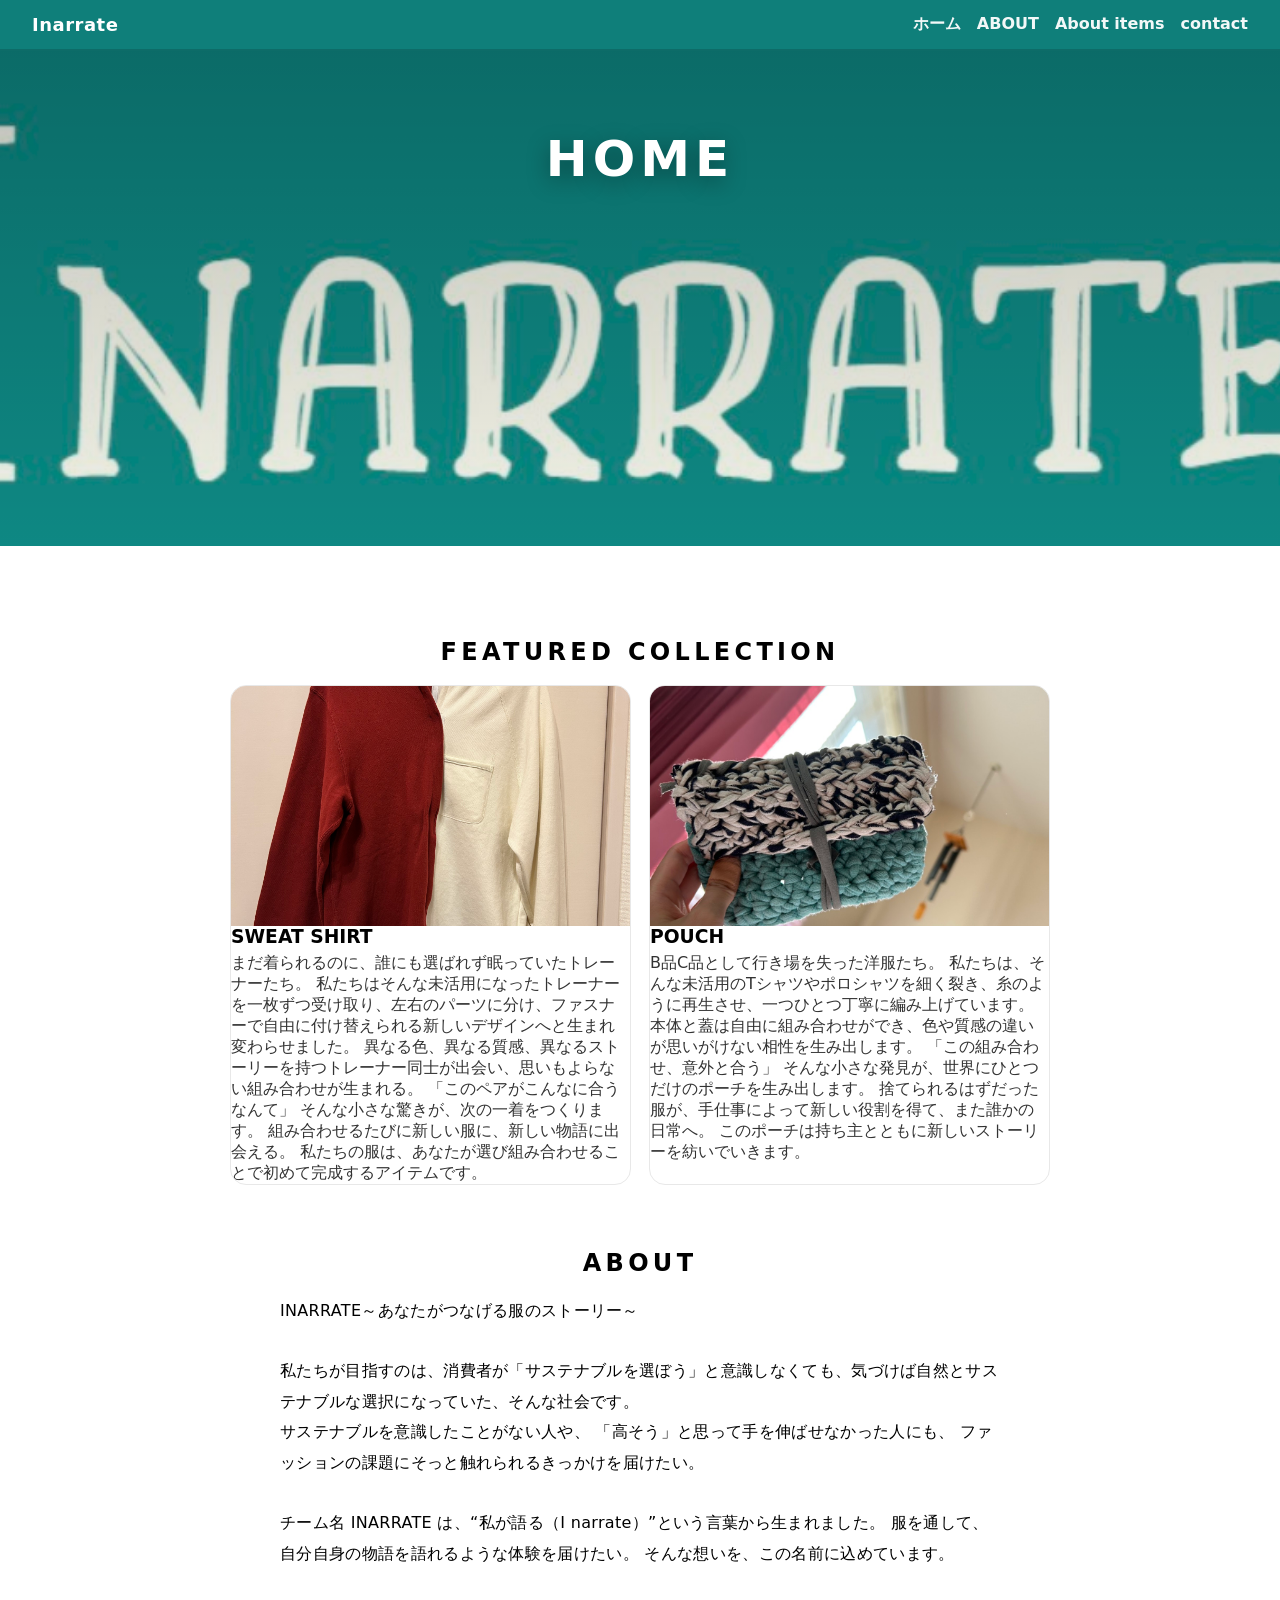
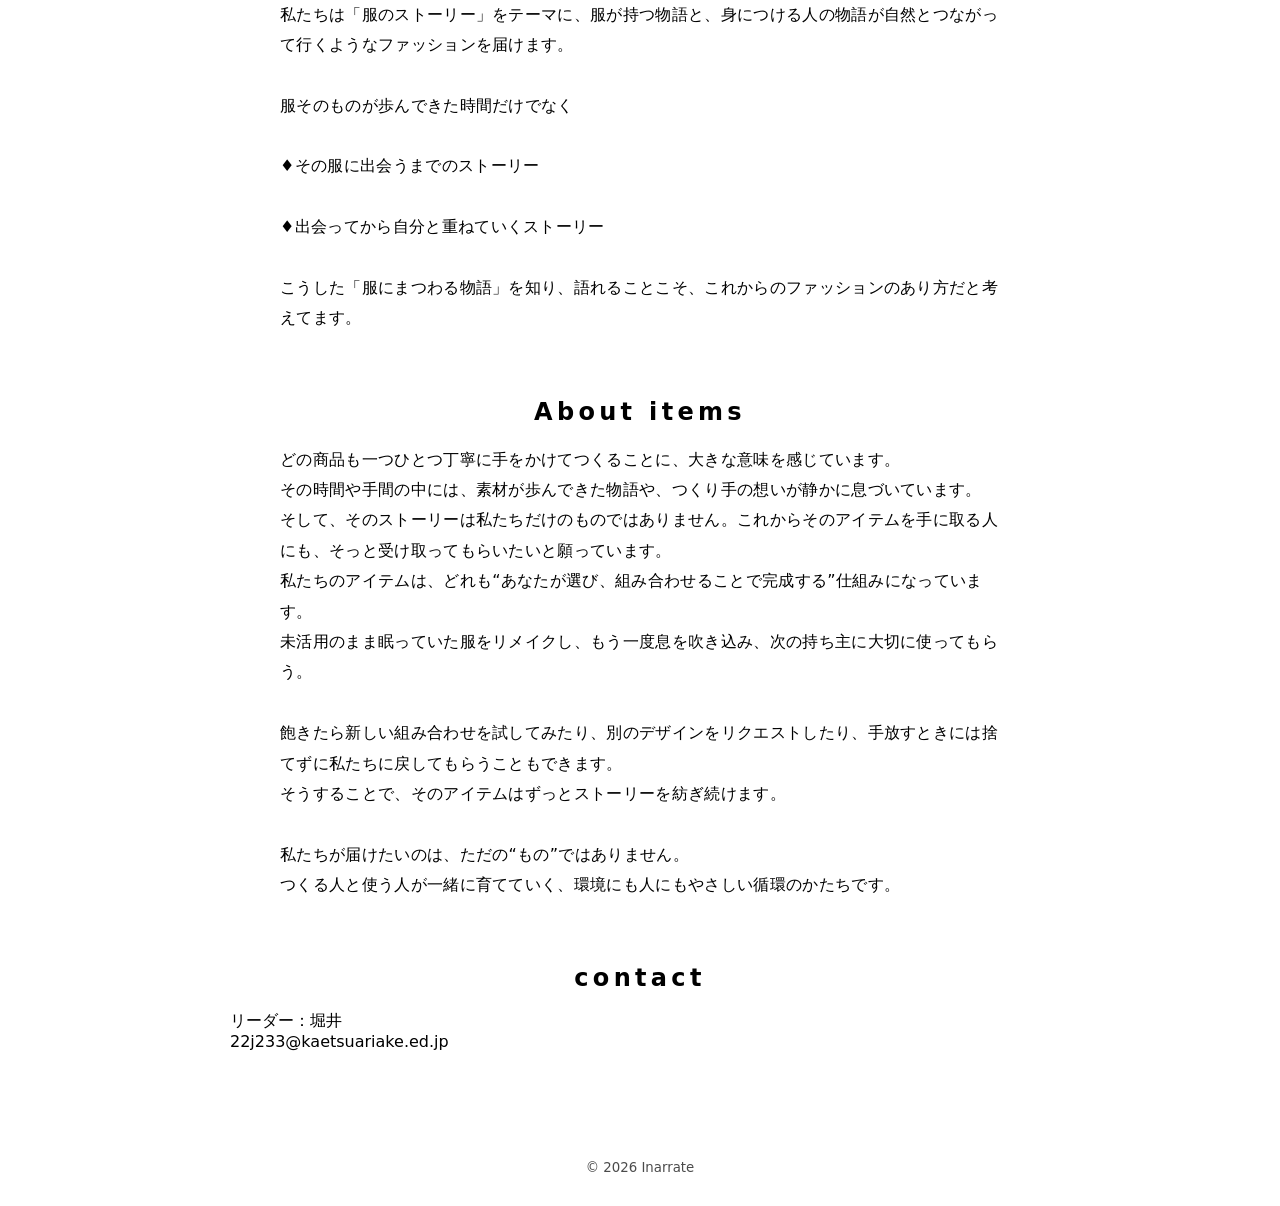
<file: index.html>
<!doctype html>
<html lang="ja">
<head>
  <meta charset="utf-8" />
  <meta name="viewport" content="width=device-width, initial-scale=1" />
  <meta name="robots" content="noindex, nofollow">
  <title>Inarrate</title>
  <link rel="stylesheet" href="style.css" />
</head>

<body>
  <!-- Top bar -->
  <header class="topbar">
    <div class="topbar-inner">
      <a id="brand" class="brand" href="#home">Inarrate</a>

      <nav class="nav">
        <a href="#home">ホーム</a>
        <a href="#about">ABOUT</a>
        <a href="#about-items">About items</a>
        <a href="#contact">contact</a>
      </nav>

      <button id="menuBtn" class="menuBtn" type="button" aria-label="menu">☰</button>
    </div>

    <!-- mobile menu -->
    <nav id="mobileNav" class="mobileNav is-hidden">
      <a href="#home">ホーム</a>
      <a href="#about">ABOUT</a>
      <a href="#about-items">About items</a>
      <a href="#contact">contact</a>
    </nav>
  </header>

  <!-- Hero -->
  <section class="hero" style="background-image:url('images/S__199720977.jpg')">
    <div class="hero-overlay">
      <h1 class="hero-title">HOME</h1>
      <p class="hero-sub"></p>
    </div>
  </section>

  <!-- Featured -->
  <main class="wrap">
    <section class="section">
      <h2 class="section-title">FEATURED COLLECTION</h2>
      <div class="grid">
        <article class="card">
          <img src="images/B824B1C0-6C2F-4EA3-A56E-9620C00315AA.jpg" alt="item 1" />
          <div class="card-body">
            <h3>SWEAT SHIRT</h3>
            <p>
                まだ着られるのに、誰にも選ばれず眠っていたトレーナーたち。
私たちはそんな未活用になったトレーナーを一枚ずつ受け取り、左右のパーツに分け、ファスナーで自由に付け替えられる新しいデザインへと生まれ変わらせました。
異なる色、異なる質感、異なるストーリーを持つトレーナー同士が出会い、思いもよらない組み合わせが生まれる。
「このペアがこんなに合うなんて」
そんな小さな驚きが、次の一着をつくります。

組み合わせるたびに新しい服に、新しい物語に出会える。
私たちの服は、あなたが選び組み合わせることで初めて完成するアイテムです。

</p>
          </div>
        </article>
        <article class="card">
          <img src="images/S__73261072.jpg" alt="item 2" />
          <div class="card-body">
            <h3>POUCH</h3>
            <p>
                B品C品として行き場を失った洋服たち。
私たちは、そんな未活用のTシャツやポロシャツを細く裂き、糸のように再生させ、一つひとつ丁寧に編み上げています。本体と蓋は自由に組み合わせができ、色や質感の違いが思いがけない相性を生み出します。
「この組み合わせ、意外と合う」
そんな小さな発見が、世界にひとつだけのポーチを生み出します。
捨てられるはずだった服が、手仕事によって新しい役割を得て、また誰かの日常へ。
このポーチは持ち主とともに新しいストーリーを紡いでいきます。

</p>
          </div>
        </article>
      </div>
    </section>

    <!-- Sections (Google Sitesのページっぽい部分) -->
    <section id="about" class="section">
  <h2 class="section-title">ABOUT</h2>
  <div class="prose">
    <p>INARRATE～あなたがつなげる服のストーリー～

私たちが目指すのは、消費者が「サステナブルを選ぼう」と意識しなくても、気づけば自然とサステナブルな選択になっていた、そんな社会です。
サステナブルを意識したことがない人や、 「高そう」と思って手を伸ばせなかった人にも、 ファッションの課題にそっと触れられるきっかけを届けたい。

チーム名 INARRATE は、“私が語る（I narrate）”という言葉から生まれました。 服を通して、自分自身の物語を語れるような体験を届けたい。 そんな想いを、この名前に込めています。

私たちは「服のストーリー」をテーマに、服が持つ物語と、身につける人の物語が自然とつながって行くようなファッションを届けます。

服そのものが歩んできた時間だけでなく

♦その服に出会うまでのストーリー

♦出会ってから自分と重ねていくストーリー

こうした「服にまつわる物語」を知り、語れることこそ、これからのファッションのあり方だと考えてます。</p>
  </div>
</section>

    <section id="about-items" class="section">
      <h2 class="section-title">About items</h2>
      <div class="prose">
      <p>どの商品も一つひとつ丁寧に手をかけてつくることに、大きな意味を感じています。
その時間や手間の中には、素材が歩んできた物語や、つくり手の想いが静かに息づいています。
そして、そのストーリーは私たちだけのものではありません。これからそのアイテムを手に取る人にも、そっと受け取ってもらいたいと願っています。
私たちのアイテムは、どれも“あなたが選び、組み合わせることで完成する”仕組みになっています。
未活用のまま眠っていた服をリメイクし、もう一度息を吹き込み、次の持ち主に大切に使ってもらう。

飽きたら新しい組み合わせを試してみたり、別のデザインをリクエストしたり、手放すときには捨てずに私たちに戻してもらうこともできます。
そうすることで、そのアイテムはずっとストーリーを紡ぎ続けます。

私たちが届けたいのは、ただの“もの”ではありません。
つくる人と使う人が一緒に育てていく、環境にも人にもやさしい循環のかたちです。
</p>
    </div>
    </section>

    <section id="contact" class="section">
      <h2 class="section-title">contact</h2>
      <p>リーダー：堀井
        <br>22j233@kaetsuariake.ed.jp
      </p>
    </section>
  </main>

  <footer class="footer">
    <small>© 2026 Inarrate</small>
  </footer>

  <script src="script.js"></script>
</body>
</html>
</file>
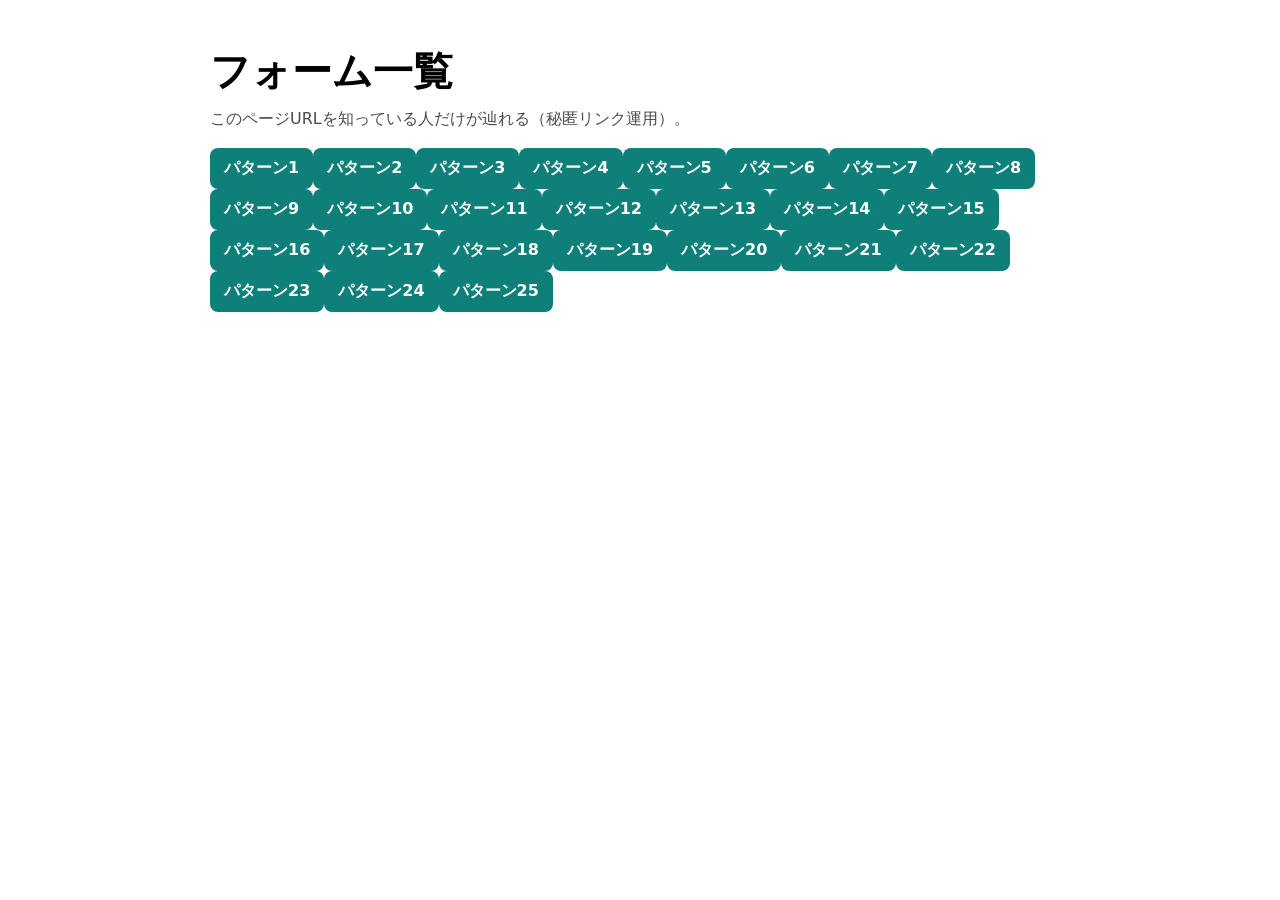
<file: control/index.html>
<!doctype html>
<html lang="ja">
<head>
  <meta charset="utf-8" />
  <meta name="viewport" content="width=device-width, initial-scale=1" />
  <meta name="robots" content="noindex,nofollow" />
  <title>Links</title>
  <link rel="stylesheet" href="/style.css" />
</head>

<body>
  <main class="wrap">
    <h1>フォーム一覧</h1>
    <p class="hint">このページURLを知っている人だけが辿れる（秘匿リンク運用）。</p>
    <div id="list" class="list"></div>
  </main>

  <script src="/control/admin.js"></script>
</body>
</html>
</file>
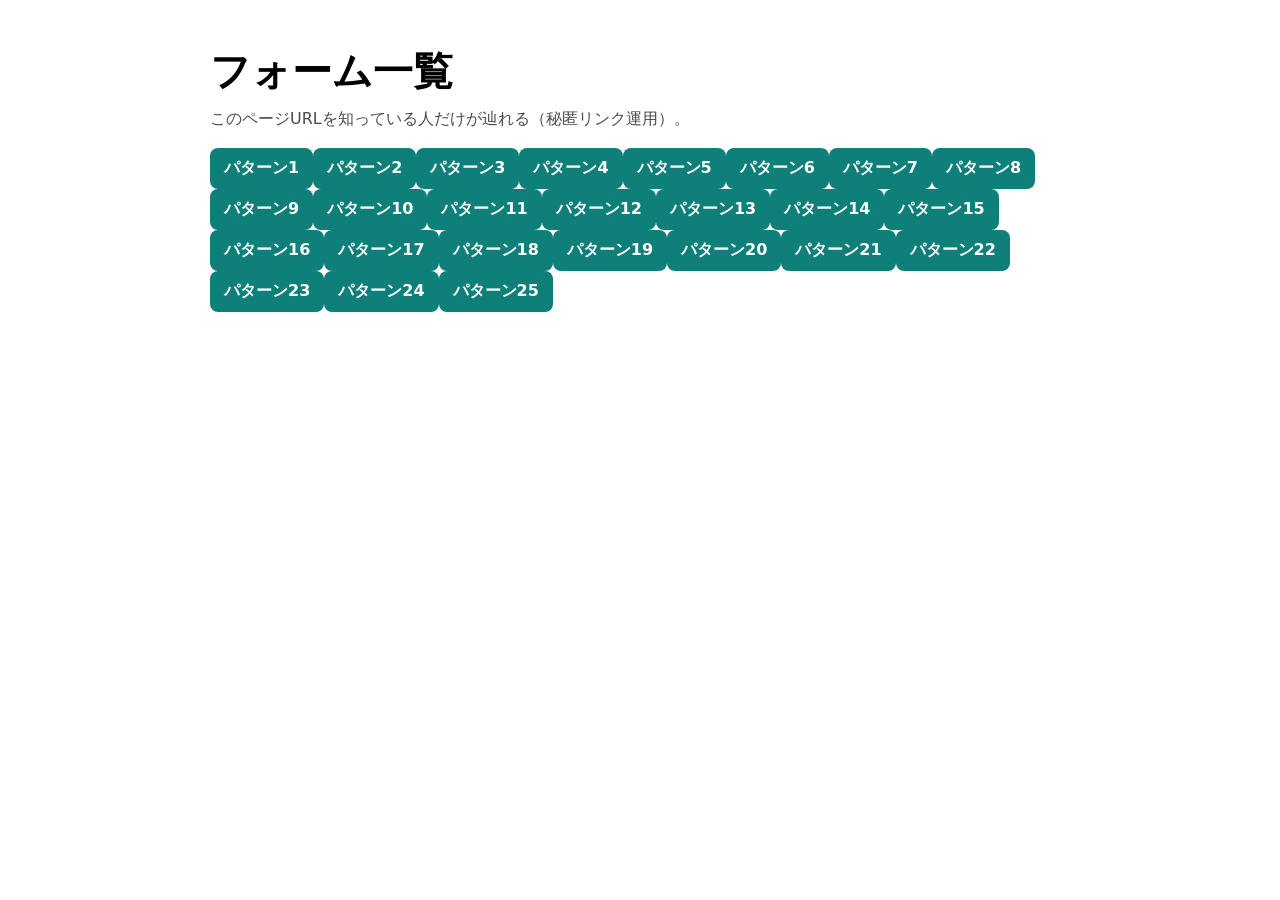
<file: form/index.html>
<!doctype html>
<html lang="ja">
<head>
  <meta charset="utf-8" />
  <meta name="viewport" content="width=device-width, initial-scale=1" />
  <meta name="robots" content="noindex,nofollow" />
  <title>Links</title>
  <link rel="stylesheet" href="/style.css" />
</head>

<body>
  <main class="wrap">
    <h1>フォーム一覧</h1>
    <p class="hint">このページURLを知っている人だけが辿れる（秘匿リンク運用）。</p>
    <div id="list" class="list"></div>
  </main>

  <script src="/form/admin.js"></script>
</body>
</html>
</file>
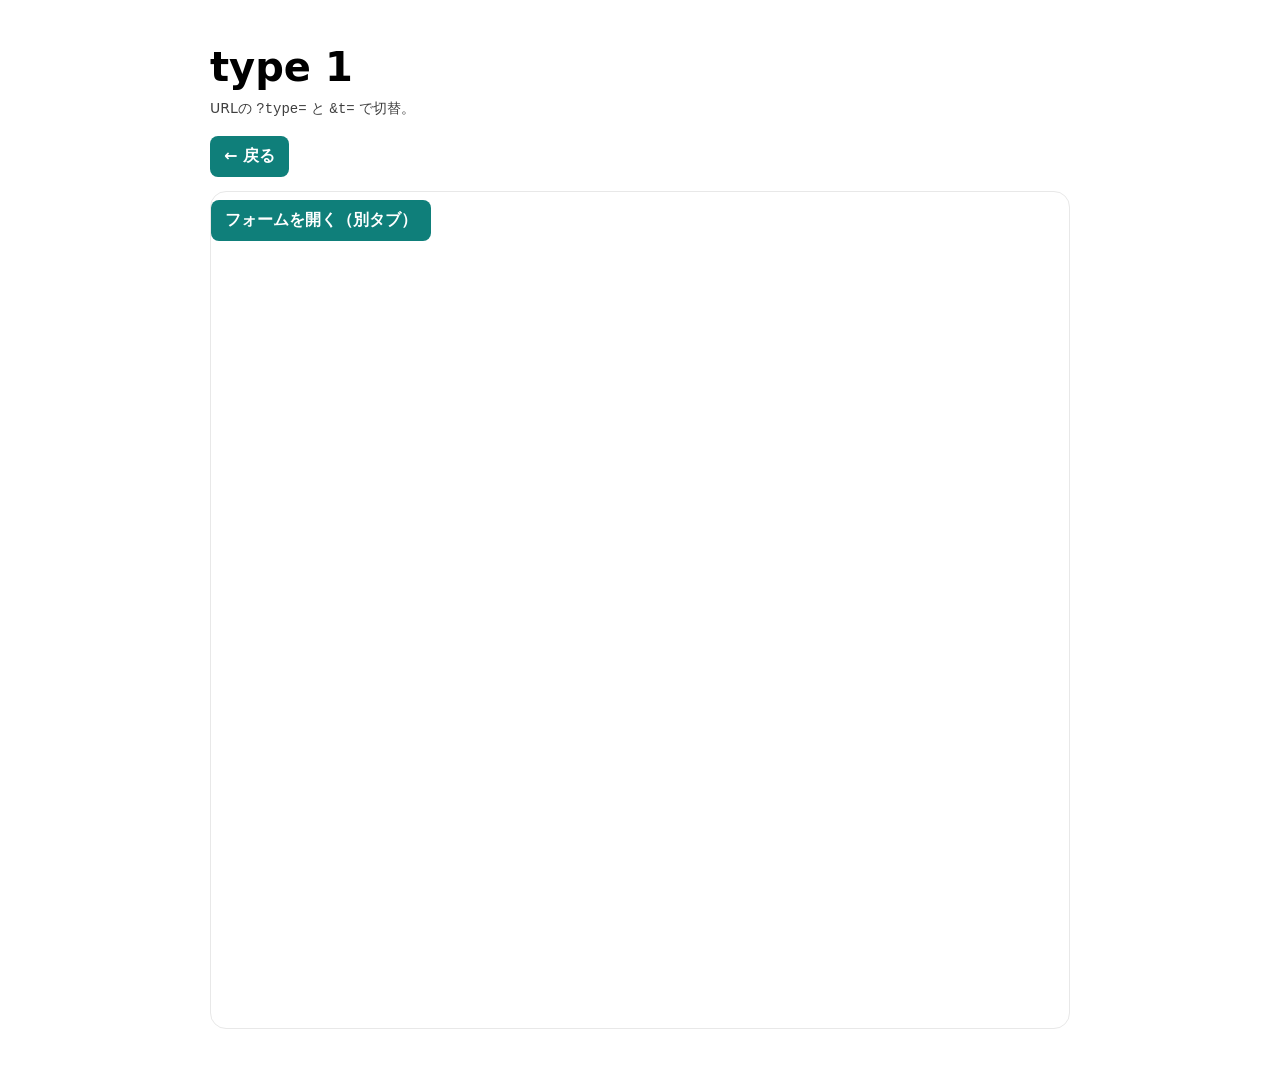
<file: form.html>
<!doctype html>
<html lang="ja">
<head>
  <meta charset="utf-8" />
  <meta name="viewport" content="width=device-width, initial-scale=1" />
  <meta name="robots" content="noindex,nofollow" />
  <title>Form</title>
  <link rel="stylesheet" href="style.css" />
  <style>
    .frame { width: 100%; height: min(900px, 85vh); border: 0; }
    .hint { opacity: .75; font-size: 14px; }
  </style>
</head>
<body>
  <main class="wrap">
    <h1 id="pageTitle">Form</h1>
    <p class="hint">URLの <code>?type=</code> と <code>&t=</code> で切替。</p>

    <div style="margin:14px 0;">
      <a id="homeBtn" class="btn btn-ghost" href="./">← 戻る</a>
    </div>

    <div id="formArea" class="card">
      <div id="locked" style="display:none;">
        <h2>アクセス不可</h2>
        <p>正しい <code>?type=</code> と <code>&t=</code> が必要です。</p>
      </div>

      <div id="ok" style="display:none;">
        <a id="openInNew" class="btn" href="#" target="_blank" rel="noopener">フォームを開く（別タブ）</a>
        <p class="hint" style="margin-top:8px;">埋め込みが表示されない場合は別タブで開いて。</p>
        <div id="embed" style="margin-top:14px;"></div>
      </div>
    </div>
  </main>

  <script src="form.js"></script>
</body>
</html>
</file>
<file: style.css>
/* =========================
   Base / Reset
========================= */
* { box-sizing: border-box; }
html { scroll-behavior: smooth; }
body{
  margin: 0;
  font-family: system-ui, -apple-system, "Hiragino Sans", "Noto Sans JP", sans-serif;
  overflow-x: hidden; /* 横スクロール事故の保険 */
}

/* =========================
   Topbar
   - 要素(HTML)は変えず、見た目だけ安定させる
========================= */
.topbar{
  background: #0f7f7a;
  border-bottom: 2px solid rgba(0,0,0,0.15);
}

.topbar-inner{
  width: 100%;
  max-width: none;        /* 端まで伸ばす（中身だけpaddingで調整） */
  margin: 0;
  padding: 14px 32px;

  display: flex;
  align-items: center;
  justify-content: space-between;
  gap: 16px;
}

.brand{
  color: #fff;
  text-decoration: none;
  font-weight: 700;
  letter-spacing: 0.5px;
  font-size: 18px;
  white-space: nowrap;
}

.nav{
  display: flex;
  gap: 16px;
  flex-wrap: wrap;
  justify-content: flex-end;
}

.nav a{
  color: #fff;
  text-decoration: none;
  font-weight: 600;
  opacity: 0.95;
}
.nav a:hover{
  opacity: 1;
  text-decoration: underline;
}

/* モバイル用（JSで開閉する前提のまま残す） */
.menuBtn{
  display: none;
  margin-left: auto;
  border: 1px solid rgba(255,255,255,0.35);
  background: transparent;
  color: #fff;
  border-radius: 10px;
  padding: 8px 10px;
  cursor: pointer;
}
.mobileNav{
  max-width: none;
  margin: 0;
  padding: 10px 32px 18px;
  display: grid;
  gap: 10px;
  background: #0f7f7a;
}
.mobileNav a{
  color: #fff;
  text-decoration: none;
  opacity: 0.95;
}
.mobileNav a:hover{ opacity: 1; text-decoration: underline; }

/* =========================
   Hero
========================= */
.hero{
  width: 100%;
  height: clamp(320px, 55vh, 520px);
  position: relative;

  background-image: url("images/S__199720977.jpg");
  background-size: cover;
  background-position: center 45%;
  background-repeat: no-repeat;
}

/* ヒーローの上に載せるレイヤー */
.hero-overlay{
  position: absolute;
  inset: 0;
  display: flex;
  align-items: center;
  justify-content: center;
  text-align: center;
  padding: 0 20px;
  background: linear-gradient(to bottom, rgba(0,0,0,0.25), rgba(0,0,0,0.05));
}

.hero-title{
  margin: 0;
  color: #fff;
  font-size: 50px;
  letter-spacing: 5px;
  text-shadow: 0 6px 22px rgba(0,0,0,0.35);

  /* 位置調整はここだけ触ればOK */
  transform: translate(0px, -140px);
}

.hero-sub{
  margin: 10px 0 0;
  color: rgba(255,255,255,0.9);
}

/* =========================
   Main Sections (Home)
   ※ sectionタグ全体に max-width を当てない（hero切れ防止）
========================= */
.section{
  max-width: 900px;
  margin: 64px auto 0;
  padding: 0 20px;
}

.section-title{
  text-align: center;
  letter-spacing: 0.18em;
  font-weight: 600;
  line-height: 1.2;
  margin: 0 0 18px;
}

/* 長文用（ABOUTなど） */
.prose{
  max-width: 720px;
  margin: 0 auto;
  line-height: 1.9;
  letter-spacing: 0.02em;
  text-align: left;
  font-size: 16px;
}
.prose p{
  margin: 0 0 16px;
  white-space: pre-line; /* HTML内の改行を反映 */
  word-break: break-word;
  overflow-wrap: anywhere;
}

/* =========================
   Grid / Cards
========================= */
.grid{
  display: grid;
  gap: 18px;
  grid-template-columns: repeat(2, 1fr);
}

.card{
  border: 1px solid #e8e8e8;
  border-radius: 16px;
  overflow: hidden;
  background: #fff;
}

.card img{
  width: 100%;
  height: 240px;
  object-fit: cover;
  display: block;
}

.card-body{ padding: 0px; }
.card-body h3{ margin: 0 0 6px; }
.card-body p{ margin: 0; opacity: 0.8; }

.footer{
  padding: 30px;
  text-align: center;
  opacity: 0.7;
}

/* =========================
   Generic helpers
========================= */
.is-hidden{ display: none; }

.btn{
  display: inline-block;
  padding: 10px 14px;
  background: #0f7f7a;
  color: #fff;
  text-decoration: none;
  font-weight: 700;
  border-radius: 8px;
}
.btn:hover{ filter: brightness(0.95); }

.btn2{
  padding: 10px 14px;
  border: 0;
  border-radius: 10px;
  background: #0f7f7a;
  color: #fff;
  font-weight: 800;
  cursor: pointer;
}
.btn2:hover{ filter: brightness(0.95); }

/* =========================
   Form/Admin pages
========================= */
.wrap{
  max-width: 900px;
  margin: 0 auto;
  padding: 28px 20px 60px;
}

h1{
  margin: 16px 0 10px;
  font-size: 40px;
}

.hint{
  margin: 0 0 18px;
  opacity: 0.7;
  text-decoration: none !important; /* 打ち消し線事故の保険 */
}

.form-actions{ margin: 8px 0 18px; }

.frame{
  width: 100%;
  height: 1200px;
  border: 0;
}

.panel{ margin: 16px 0 24px; }
.input{
  width: 100%;
  padding: 10px 12px;
  border: 1px solid rgba(0,0,0,0.18);
  border-radius: 10px;
}

.list{ list-style: none; padding: 0; margin: 0; }
.row{
  display: flex;
  align-items: center;
  justify-content: space-between;
  gap: 16px;
  padding: 14px 12px;
  border: 1px solid rgba(0,0,0,0.12);
  border-radius: 14px;
  margin-bottom: 12px;
  background: rgba(255,255,255,0.65);
}
.row-left{ min-width: 0; }
.row-title{ font-weight: 800; margin-bottom: 6px; }
.row-url{
  display: inline-block;
  word-break: break-all;
  color: #0f7f7a;
  text-decoration: none;
}
.row-url:hover{ text-decoration: underline; }

/* =========================
   Responsive
========================= */
@media (max-width: 820px){
  .grid{ grid-template-columns: 1fr; }
  .nav{ display: none; }
  .menuBtn{ display: inline-block; }
  .hero-title{ font-size: 44px; }
  .topbar-inner{ padding: 12px 18px; }
  .mobileNav{ padding: 10px 18px 18px; }
}

@media (max-width: 600px){
  .section{ margin-top: 44px; }
  h1{ font-size: 32px; }
  .prose{ font-size: 15px; line-height: 1.85; }
}
</file>
